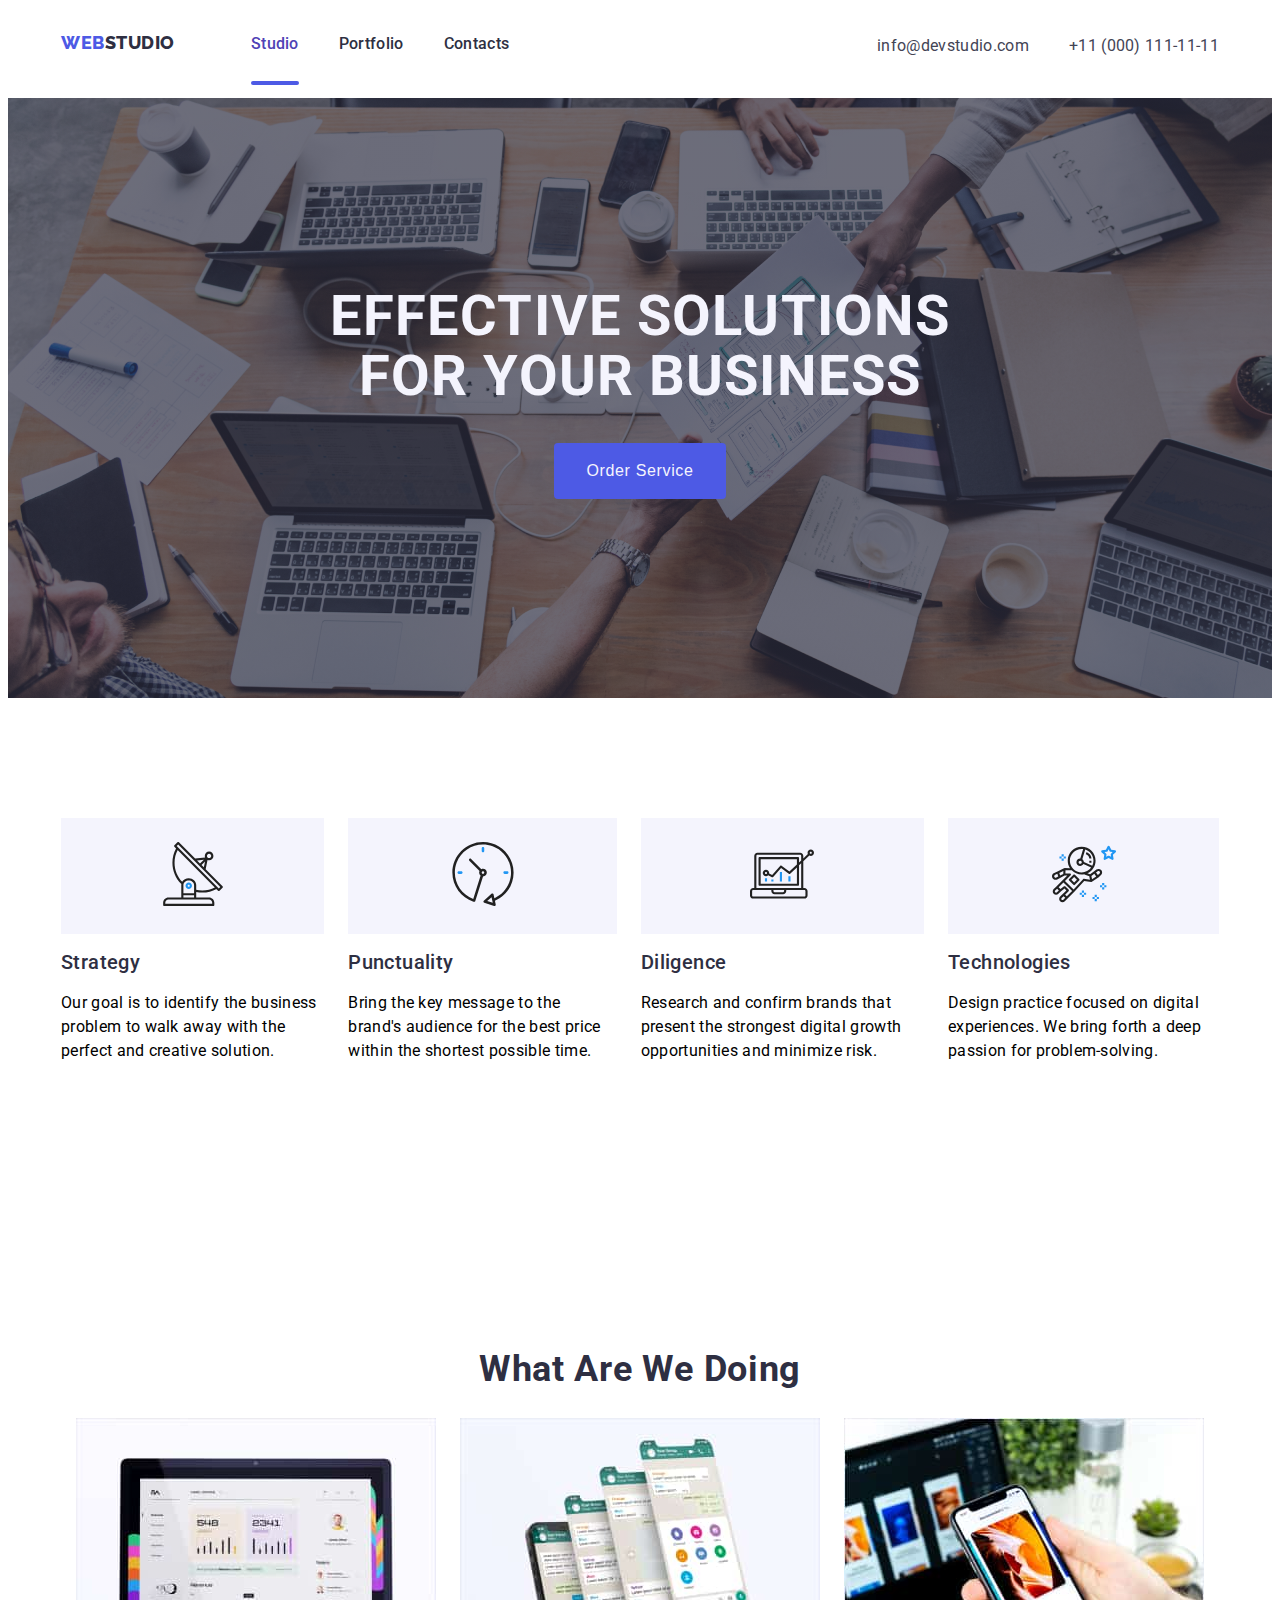
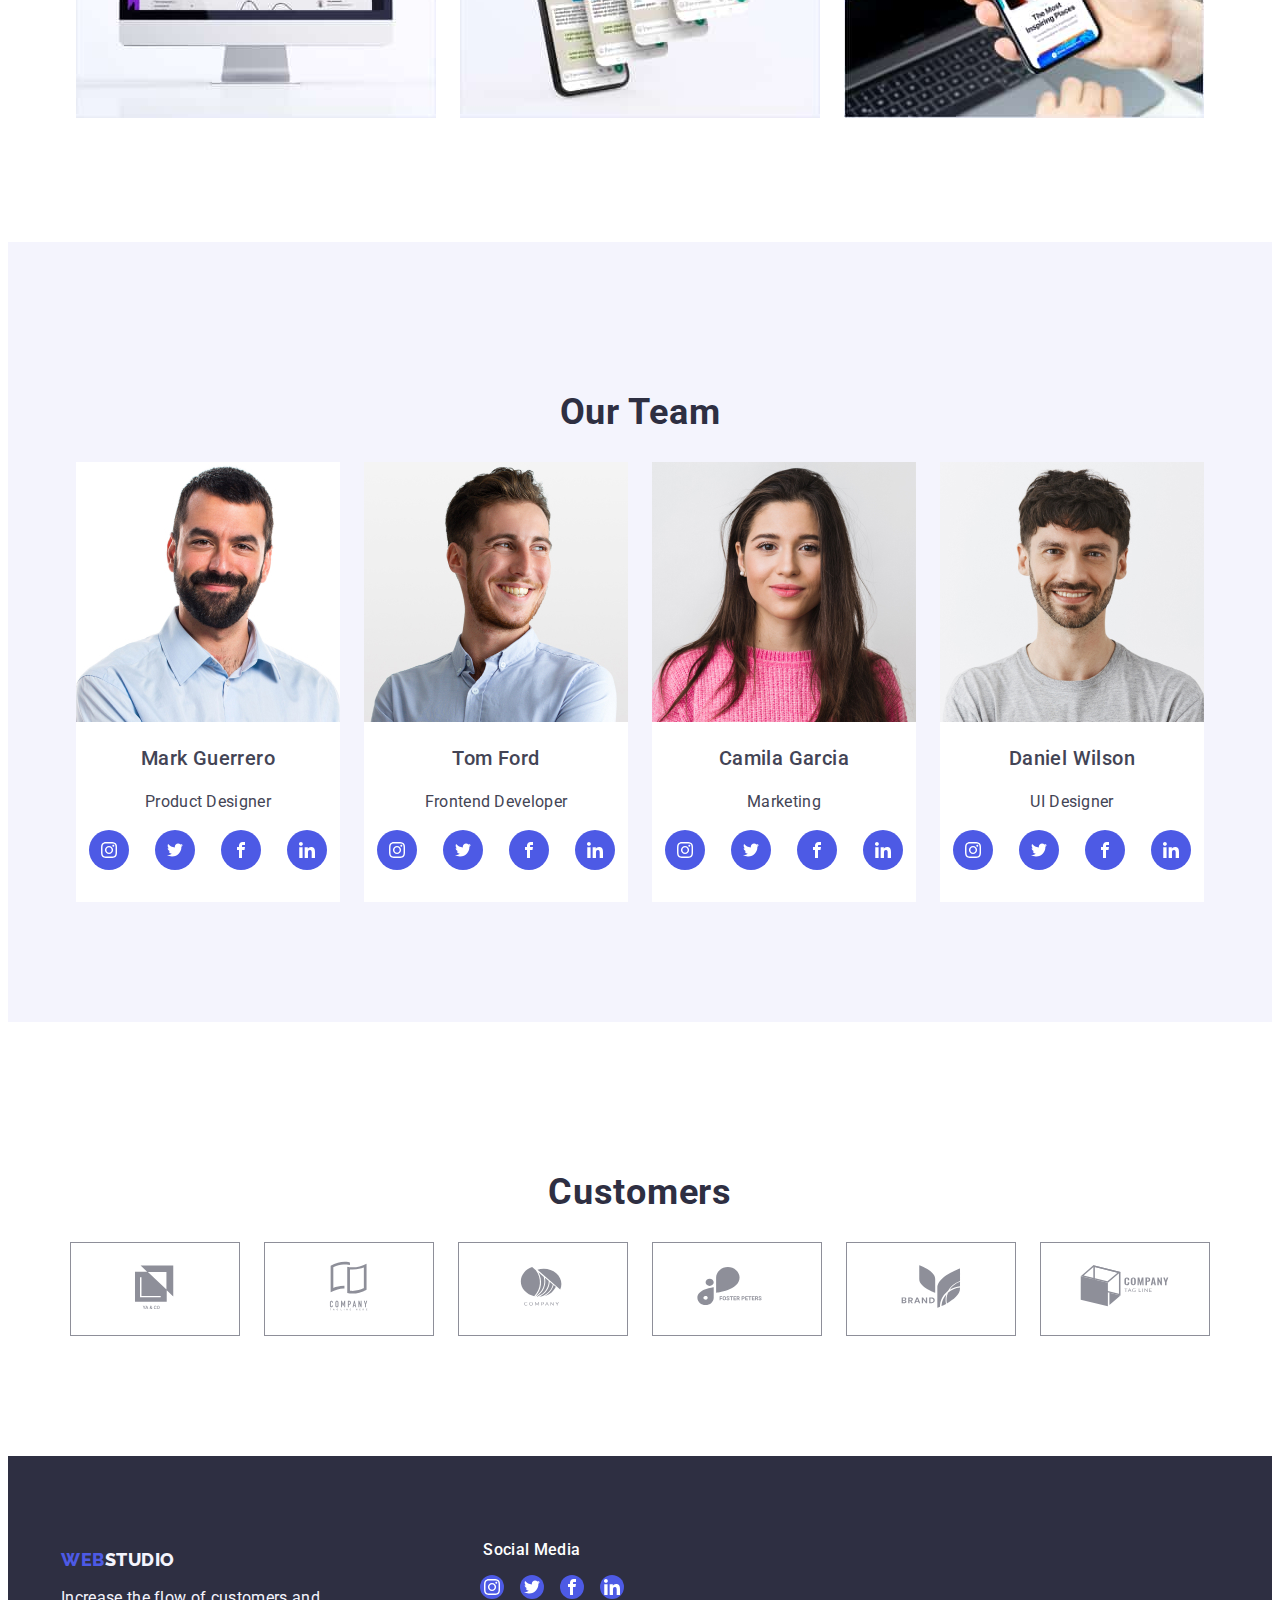
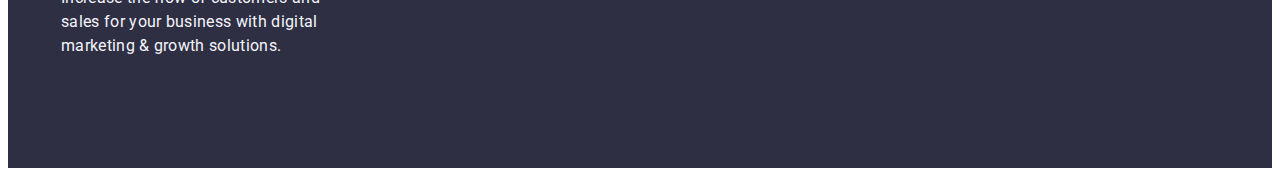
<file: index.html>
<!DOCTYPE html>
<html lang="en">
<head>
    <meta charset="UTF-8">
    <meta name="viewport" content="width=device-width, initial-scale=1.0">
    <title>Studio</title>
    <link <link rel="preconnect" href="https://fonts.googleapis.com" />
    <link rel="preconnect" href="https://fonts.gstatic.com" crossorigin />
    <link href="https://fonts.googleapis.com/css2?family=Raleway:wght@800&family=Roboto:wght@400;500;700;900&display=swap" rel="stylesheet" />
    <link rel="stylesheet" href="./css/styles.css" />
    
</head>
<body>
    <header class="container d-flex header">
        <div class="d-flex">           
            
            <a href="webstudio"class="web"><span>WEB</span><span class="studio-nav"</span>STUDIO</a>
            
                <nav>
            
                <ul class="social-link list">
                    <li><a href="index.html" class="social-link nav-link active">Studio</a></li>
                    <li><a href="portfolio.html" class="social-link nav-link">Portfolio</a></li>
                    <li><a href="#"class="social-link nav-link">Contacts</a></li>
                </ul>
            </nav>
        </div>    
        <section class="contacts-info list">
            <ul class="list">
                <li><a href="mailto:info@devstudio.com" class="contacts-info">info@devstudio.com</a></li>
                <li><a href="tel:+110001111111" class="contacts-info">+11 (000) 111-11-11</a></li>
            </ul>
        </section>
        
        </header>

        <section class="title-banner">
            <h1 class="title">Effective Solutions <br />
                for Your Business</h1>
            <button type="button" class="title button" data-modal-open>Order Service</button>
            <div class="backdrop is-hidden" data-modal>
                <div class="modal">
                    <button class="modal-close-btn" data-modal-close>&times;</button>

                </div>
                

            </div>
        </section>      
  
    

    <main>
        <section class="section container">
            <ul class="techniques f-list">
                <li>
                    <div class="about-icon">
                        <svg width="64" height="64">
                            <use href="./images1/icons.svg#antenna-1"></use>
                        </svg>
                    </div>
                    <h2>Strategy</h2>
                <p>
                Our goal is to identify the business problem to walk away with the perfect and creative solution.
                </p></li>
                <li>
                 <div class="about-icon">
                        <svg width="64" height="64">
                            <use href="./images1/icons.svg#clock-1"></use>
                        </svg>
                    </div>                
                    <h2>Punctuality</h2>
                <p>
                Bring the key message to the brand's audience for the best price within the shortest possible time.
                </p></li>
                <li>
                    <div class="about-icon">
                        <svg width="64" height="64">
                            <use href="./images1/icons.svg#diagram-1"></use>
                        </svg>
                    </div>
                    
                    <h2>Diligence</h2>
                <p>
                Research and confirm brands that present the strongest digital growth opportunities and minimize risk.
                </p></li>
                <li>
                    <div class="about-icon">
                        <svg width="64" height="64">
                            <use href="./images1/icons.svg#astronaut-1"></use>
                        </svg>
                    </div>
                    <h2>Technologies</h2>
                <p>
                Design practice focused on digital experiences. We bring forth a deep passion for problem-solving.
                </p></li>
            
            </ul>
    </section>

        <section class="what-we-do section container">        
        <h2>What are we doing</h2>
       
            <ul class="f-list">
                <li> <img src="images1/rectangle-71-(3).jpg" alt="rectangle-71-(3)" width="360" /></li>
                <li> <img src="images1/mobile.jpg" alt="mobile" width="360"/></li>
                <li> <img src="images1/mobile-with-hand.jpg" alt="mobile-with-hand" width="360" /></li>

            </ul>         


        </section>
        <div class="bg-cloud">
        <section class="team section container">
            
            <h2>Our Team</h2>                     
   
                <ul class="team-members f-list">
                <li> 
                    <div class="team-caption">
                    <img src="images2/images-1.jpg" alt="mark-guerrero" width="264" />
                <h3>Mark Guerrero</h3>
                <p>Product Designer</p>
                <div class="team-socials">
                    <a class="team-socials-icon">

                        <svg width="16" height="16">
                        <use href="./images1/icons.svg#instagram-2"></use>
                        </svg>
                    </a>
                    <a class="team-socials-icon">
                    
                        <svg width="16" height="16">
                            <use href="./images1/icons.svg#twitter-1"></use>
                        </svg>
                    </a>
                    <a class="team-socials-icon">
                    
                        <svg width="16" height="16">
                            <use href="./images1/icons.svg#facebook"></use>
                        </svg>
                    </a>
                    <a class="team-socials-icon">
                    
                        <svg width="16" height="16">
                            <use href="./images1/icons.svg#linkedin-1"></use>
                        </svg>
                    </a>
                </div>
                
            </li>

                <li> 
                    <div class="team-caption">
                    
                    <img src="images2/images-2.jpg" alt="tom-ford" width="264" />
                <h3>Tom Ford</h3>
                <p>Frontend Developer</p>
                    <div class="team-socials">
                        <a class="team-socials-icon">
                    
                            <svg width="16" height="16">
                                <use href="./images1/icons.svg#instagram-2"></use>
                            </svg>
                        </a>
                        <a class="team-socials-icon">
                    
                            <svg width="16" height="16">
                                <use href="./images1/icons.svg#twitter-1"></use>
                            </svg>
                        </a>
                        <a class="team-socials-icon">
                    
                            <svg width="16" height="16">
                                <use href="./images1/icons.svg#facebook"></use>
                            </svg>
                        </a>
                        <a class="team-socials-icon">
                    
                            <svg width="16" height="16">
                                <use href="./images1/icons.svg#linkedin-1"></use>
                            </svg>
                        </a>
                    </div>
            </li>

                <li>
                    <div class="team-caption">
                    <img src="images2/images-3.jpg" alt="camila-garcia" width="264" />
                <h3>Camila Garcia</h3>
                <p>Marketing</p>
                <div class="team-socials">
                    <a class="team-socials-icon">
                
                        <svg width="16" height="16">
                            <use href="./images1/icons.svg#instagram-2"></use>
                        </svg>
                    </a>
                    <a class="team-socials-icon">
                
                        <svg width="16" height="16">
                            <use href="./images1/icons.svg#twitter-1"></use>
                        </svg>
                    </a>
                    <a class="team-socials-icon">
                
                        <svg width="16" height="16">
                            <use href="./images1/icons.svg#facebook"></use>
                        </svg>
                    </a>
                    <a class="team-socials-icon">
                
                        <svg width="16" height="16">
                            <use href="./images1/icons.svg#linkedin-1"></use>
                        </svg>
                    </a>
                </div>
            </li>
                <li>
                    <div class="team-caption">                
                    <img src="images2/images-4.jpg" alt="daniel-wilson" width="264" />
                <h3>Daniel Wilson</h3>
                <p>UI Designer</p>
            <div class="team-socials">
                <a class="team-socials-icon">
            
                    <svg width="16" height="16">
                        <use href="./images1/icons.svg#instagram-2"></use>
                    </svg>
                </a>
                <a class="team-socials-icon">
            
                    <svg width="16" height="16">
                        <use href="./images1/icons.svg#twitter-1"></use>
                    </svg>
                </a>
                <a class="team-socials-icon">
            
                    <svg width="16" height="16">
                        <use href="./images1/icons.svg#facebook"></use>
                    </svg>
                </a>
                <a class="team-socials-icon">
            
                    <svg width="16" height="16">
                        <use href="./images1/icons.svg#linkedin-1"></use>
                    </svg>
                </a>
            </div>
                   
            </li>

        </ul>   
                        
         </section>   
        </div>

        
        <section class="customers section container">
            <h2>Customers</h2>
            <ul class="f-list">
                <li class="customer-icon">
                    <a href="#">
                        <svg width="104" height="56">
                            <use href="./images1/icons.svg#Logo-6">
                                 
                            </use>
                        </svg>
                    </a>
                </li>

                <li class="customer-icon">
                    <a href="#">
                        <svg width="104" height="56">
                            <use href="./images1/icons.svg#Logo-4">
                
                            </use>
                        </svg>
                    </a>
                </li>
                <li class="customer-icon">
                    <a href="#">
                        <svg width="104" height="56">
                            <use href="./images1/icons.svg#Logo-5">
                
                            </use>
                        </svg>
                    </a>
                </li>
                <li class="customer-icon">
                    <a href="#">
                        <svg width="104" height="56">
                            <use href="./images1/icons.svg#Logo-2">
                
                            </use>
                        </svg>
                    </a>
                </li>
                <li class="customer-icon">
                    <a href="#">
                        <svg width="104" height="56">
                            <use href="./images1/icons.svg#Logo">
                
                            </use>
                        </svg>
                    </a>
                </li>
                <li class="customer-icon">
                    <a href="#">
                        <svg width="104" height="56">
                            <use href="./images1/icons.svg#Logo-1">
                
                            </use>
                        </svg>
                    </a>
                </li>
            </ul>


        </section>
    </main>
    <section class="bg-dark">
    <footer class="footer container">
     
        <div class="footer-container">
            <div class="section container">
                <a href="webstudio"class="web"><span>WEB</span><span class="studio-footer">STUDIO</span></a>
                <p class="text">
                Increase the flow of customers and <br />
                sales for your business with digital <br />
                marketing & growth solutions.
                </p>
            </div>

                <div class="footer-socials-icon">
                <h2 class="social-media">Social Media</h2>
                    <ul class="social-list">
                        
                        <li><a class="socials-icon">
                            <svg width="16" height="16">
                                <use href="./images1/icons.svg#instagram-2"></use>
                            </svg>
                            </a>
                        </li>
                        <li><a class="socials-icon">
        
                            <svg width="16" height="16">
                                <use href="./images1/icons.svg#twitter-1"></use>
                            </svg>
                            </a>
                        </li>
                    <li><a class="socials-icon">
        
                            <svg width="16" height="16">
                                <use href="./images1/icons.svg#facebook"></use>
                            </svg>
                        </a>
                    </li>
                    <li><a class="socials-icon">
                            <svg width="16" height="16">
                                <use href="./images1/icons.svg#linkedin-1"></use>
                            </svg>
                        </a>
                    </li>
                </ul>
            </div>
        </div>
  
    
    </footer>
</section>

<script src="./js/modal.js" type="text/javascript"></script>
    
</body>
</html>
</file>
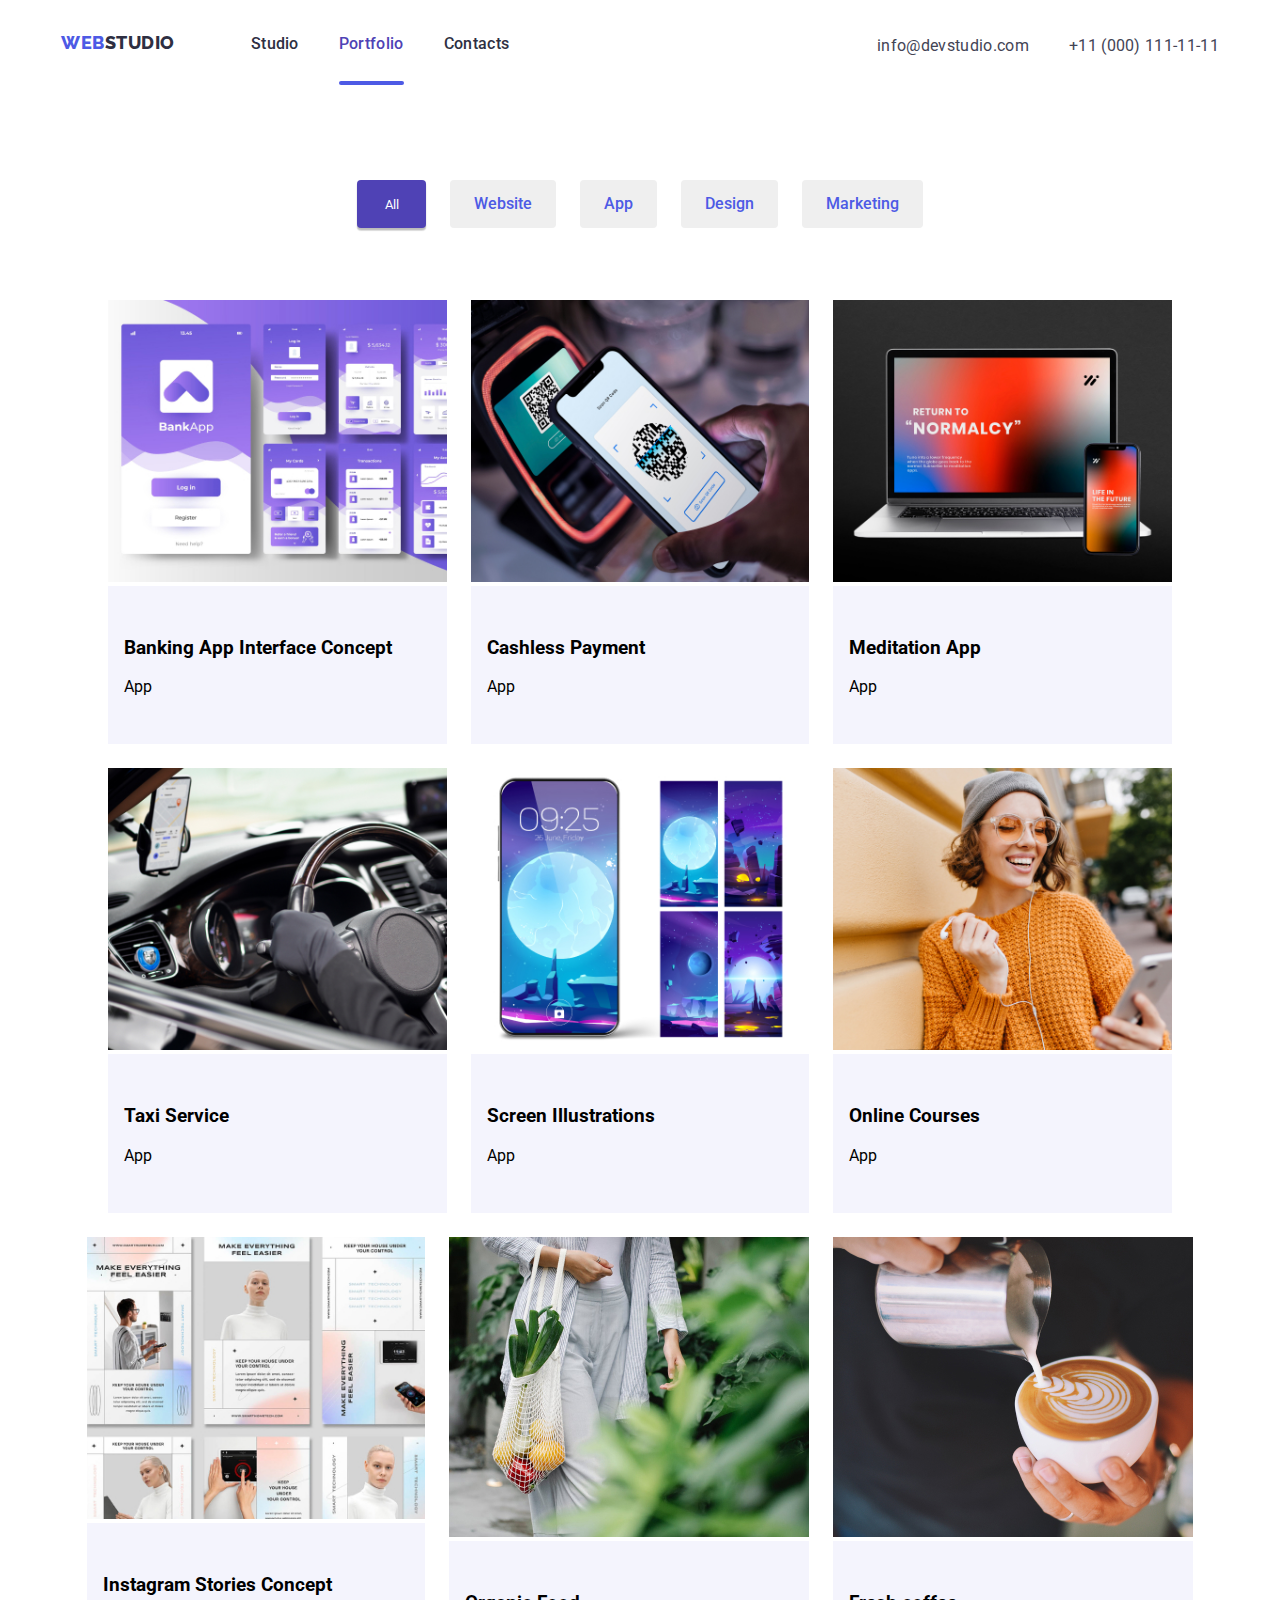
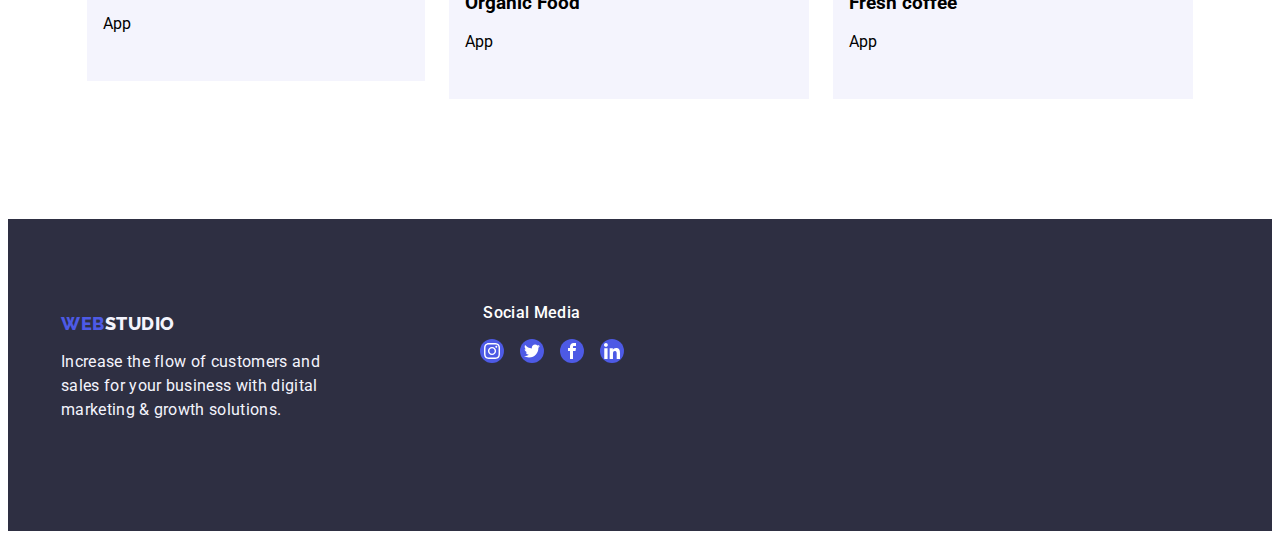
<file: portfolio.html>
<!DOCTYPE html>
<html lang="en">

<head>
    <meta charset="UTF-8">
    <meta name="viewport" content="width=device-width, initial-scale=1.0">
    <title>Portfolio</title>
    <link <link rel="preconnect" href="https://fonts.googleapis.com" />
    <link rel="preconnect" href="https://fonts.gstatic.com" crossorigin />
    <link
        href="https://fonts.googleapis.com/css2?family=Raleway:wght@800&family=Roboto:wght@400;500;700;900&display=swap"
        rel="stylesheet" />
    <link rel="stylesheet" href="./css/styles.css" />

</head>

<body>
    <header class="container d-flex header">
        <div class="d-flex">

            <a href="webstudio" class="web"><span>WEB</span><span class="studio-nav" </span>STUDIO</a>

            <nav>

                <ul class="social-link list"> 
                    <li><a href="index.html" class="social-link nav-link">Studio</a></li>
                    <li><a href="portfolio.html" class="social-link nav-link active">Portfolio</a></li>
                    <li><a href="#" class="social-link nav-link">Contacts</a></li>
                </ul>
            </nav>
        </div>
        <section class="contacts-info list">
            <ul class="list">
                <li><a href="mailto:info@devstudio.com" class="contacts-info">info@devstudio.com</a></li>
                <li><a href="tel:+110001111111" class="contacts-info">+11 (000) 111-11-11</a></li>
            </ul>
        </section>

    </header>
    <main>
        <section class="projects section container">
            <div class="button-link txt">
                <button class="first-button">All</button>
                <button class="button-row">Website</button>
                <button class="button-row">App</button>
                <button class="button-row">Design</button>
                <button class="button-row">Marketing</button>
            </div>


            <div class="container">
                <ul class="project-f-list">
                    <li class="pro-list">
                        <div class="project-image">
                        <img class="app" src="./images2/bankapp.jpg" alt="bankapp"/>
                            <div class="project-image-caption">
                                <p class="project-image-caption-text">
                                   Lorem ipsum dolor sit amet consectetur adipisicing elit. Sequi qui perspiciatis fugiat quos praesentium corporis iste, odio velit, earum tempora explicabo, soluta nisi iusto maiores animi deleniti totam quo minima? 
                                </p>
                            </div>
                        </div>
                        
                        
                        
                        <div class="project-caption">
                            <h3>Banking App Interface Concept</h3>
                            <p>App</p>
                        </div>

                    </li>

                    <li class="pro-list">
                        <img class="app" src="./images2/cashless.jpg" alt="cashless"/> 
                        <div class="project-caption">
                        <h3>Cashless Payment</h3>
                        <p>App</p>
                        </div>
                    
                    </li>

                    <li class="pro-list">
                        <img class="app" src="./images2/laptop.jpg" alt="laptop"/>
                        <div class="project-caption">
                        <h3>Meditation App</h3>
                        <p>App</p>
                        </div>
                    
                    </li>

                    <li class="pro-list">
                        <img class="app" src="./images2/car.jpg" alt="car"/>
                        <div class="project-caption">
                        <h3>Taxi Service</h3>
                        <p>App</p>
                        </div>
                    
                    </li>

                    <li class="pro-list">
                        <img class="app" src="./images2/mobilescreen.jpg" alt="mobilescreen" />
                        <div class="project-caption">
                            <h3>Screen Illustrations</h3>
                            <p>App</p>
                        </div>
                    
                    </li>

                    <li class="pro-list">
                        <img class="app" src="./images2/girl.jpg" alt="girl" />
                        <div class="project-caption">
                            <h3>Online Courses</h3>
                            <p>App</p>
                        </div>
                    
                    </li>

                    <li class="pro-list">
                        <img class="app" src="./images2/insta.jpg" alt="instagram" />
                        <div class="project-caption">
                            <h3>Instagram Stories Concept</h3>
                            <p>App</p>
                        </div>
                    
                    </li>

                    <li>
                        <img class="app" src="./images2/food.jpg" alt="food" />
                        <div class="project-caption">
                            <h3>Organic Food</h3>
                            <p>App</p>
                        </div>
                    
                    </li>

                    <li>
                        <img class="app" src="./images2/coffee.jpg" alt="coffee" />
                        <div class="project-caption">
                            <h3>Fresh coffee</h3>
                            <p>App</p>
                        </div>
                    
                    </li>




                </ul>

            </div>

        </section>
    </main>

    <section class="bg-dark">
        <footer class="footer container">
    
            <div class="footer-container">
                <div class="section container">
                    <a href="webstudio" class="web"><span>WEB</span><span class="studio-footer">STUDIO</span></a>
                    <p class="text">
                        Increase the flow of customers and <br />
                        sales for your business with digital <br />
                        marketing & growth solutions.
                    </p>
                </div>
    
                <div class="footer-socials-icon">
                    <h2 class="social-media">Social Media</h2>
                    <ul class="social-list">
    
                        <li><a class="socials-icon">
                                <svg width="16" height="16">
                                    <use href="./images1/icons.svg#instagram-2"></use>
                                </svg>
                            </a>
                        </li>
                        <li><a class="socials-icon">
    
                                <svg width="16" height="16">
                                    <use href="./images1/icons.svg#twitter-1"></use>
                                </svg>
                            </a>
                        </li>
                        <li><a class="socials-icon">
    
                                <svg width="16" height="16">
                                    <use href="./images1/icons.svg#facebook"></use>
                                </svg>
                            </a>
                        </li>
                        <li><a class="socials-icon">
                                <svg width="16" height="16">
                                    <use href="./images1/icons.svg#linkedin-1"></use>
                                </svg>
                            </a>
                        </li>
                    </ul>
                </div>
            </div>
    
    
        </footer>
    </section>
    
    </body>
    
    </html>
</file>
<file: css/styles.css>
:root {
    --IRIS: #4D5AE5;
    --NAVY-BLUE: #2e2f42;
    --SLATE: #434455;
    --CLOUD: #f4f4fd;
    --ocean:#4f42b5;
    --light slate: #8e8f99;
}
ul {      
    list-style-type: none;
    padding: 0;
    margin: 0;
  
}
section.contact {
    text-decoration: none;

}

body {
    font-family: "Roboto", sans-serif;
}

section.title {
    background: var(--NAVY-BLUE);
 
}

h1 {
    font-size: 56px;
    text-align: center;
    font-family: Roboto;
    font-weight: 700;
    line-height: 60px;
    letter-spacing: 1.12px;
    text-transform: uppercase; 
    padding-top: 188px;
    
}
   
.container {
    max-width: 1158px;
    padding: 0 15px;
    margin: 0 auto;
}

.d-flex {
    display: flex;
        
}

.header {
    align-items: center;
    justify-content:space-between;
    padding-top: 24px;
    margin: 0 auto;
        
}

nav .list {
    gap: 40px;
}

header .web {
    padding-right: 76px;
   
    
}

.title-banner {
    background: linear-gradient(rgba(46, 47, 66, 0.7), rgba(46, 47, 66, 0.7)),
        url('../images1/people-office-1.jpg');
    height: 600px;
    text-align: center;
    background-size: cover;
}

.title {
    position: relative;
    color: var(--CLOUD);
}
   

.button {
    font-size: 16px;
    border-style: none;
    line-height: 24px;
    font-weight: 500;
    color: var(--CLOUD);
    letter-spacing: 0.64px;
    background-color: var(--IRIS);
    border-radius: 4px;
    padding: 16px 32px;
    cursor: pointer;
    
}

.button:hover {
    background-color: var(--ocean);
    
}

.title button:hover {
    cursor: pointer;
    background-color: var(--ocean);
    
}
.backdrop {
    background-color: rgba(46, 47, 66, 0.40);
    position: fixed;
    top: 0;
    left: 0;
    width: 100%;
    height: 100%;
    display: flex;
    justify-content: center;
    align-items: center;
    transition: opacity 250ms cubic-bezier(0.4, 0, 0.2, 1);
 
}
.modal {
    background-color: white;
    width: 408px;
    height: 584px;
    border-radius: 4px;
    padding: 24px;
    
}
.is-hidden {
    opacity: 0;
    pointer-events: none;
}

.modal-close-btn {
    border-radius: 100%;
    border: 1px solid rgba(0, 0, 0, 0.1);
    background-color: white;
    width: 30px;
    height: 30px;
    color: var(--ocean);
    margin-left: auto;
    display: block;
    transition: fill 250ms cubic-bezier(0.4, 0, 0.2, 1); border 250ms cubic-bezier(0.4, 0, 0.2, 1);
    cursor: pointer;
    dsiplay: flex;
    align-items: center;
    justify-content: center;
    
}
.modal-close-btn:hover {
    fill: currentColor;
    border: 1px solid currentColor;
}

.web {
    color: #4d5ae5;
    text-decoration: none;
    font-family: Raleway;
    font-size: 18px;
    font-weight: 800;
    line-height: 21px;
    letter-spacing: 0.54px;
    text-transform: uppercase;   
}

.studio-nav {
    color: var(--NAVY-BLUE);
           
   
}
.social-link { 
    text-decoration: none;
    list-style-type: none;
    font-size: 16px;
    line-height: 24px;
    color: #2E2F42;
    letter-spacing: 0.32px;
    font-weight: 500;
    display: flex;
    
}    

.nav-link:hover,
.nav-link:focus {
    color: var(--ocean);
}
.nav-link {
    display: inline-block;
}

.active {
    color: var(--ocean);
}

.active::after {
    content:" ";
    display: block;
    height: 4px;
    width: 100%;
    border-bottom: 2px;
    border-radius: 2px;
    background-color: var(--IRIS);
    position: relative;
    top: 25px;
    
    
    
  

}


.contacts-info {
    text-decoration: none;
    list-style-type: none;
    font-size: 16px;
    line-height: 24px;
    color: var(--SLATE);
    letter-spacing: 0.32px;
    font-weight: 400;
          
}

.list {
    display: flex;
    gap: 40px;
    
    
}

.f-list {
    display: flex;
    gap: 24px;
    justify-content: center;
   
}

.section {
    padding: 120px 0px;
   
}

.about-icon {
    padding: 24px 0;
    text-align: center;
    background-color: var(--CLOUD); 
}

.techniques h2 {
    color: var(--NAVY-BLUE);
    font-size: 20px;
    font-weight: 500;
    line-height: 24px;
    letter-spacing: 0.4px;
   

}

.techniques p {
    font-size: 16px;
    font-weight: 400px;
    line-height: 24px;
    letter-spacing: 0.32px;
  

}
/* WHAT WE DO SECTION */
.what-we-do h2 {
    font-size: 36px;
    font-weight: 700;
    line-height: 40px;
    letter-spacing: 0.72px;
    text-transform: capitalize;
    text-align: center;
    color: var(--NAVY-BLUE);

}
/* OUR TEAM SECTION*/

.bg-cloud {
    background: var(--CLOUD);
}

.team-socials {
    display: flex;
    justify-content: space-around;
    padding-bottom: 32px;

}
.team-socials-icon {
    background-color: var(--IRIS);
    border-radius: 50%;
    height: 40px;
    width: 40px;
    display: flex;
    align-items: center;
    justify-content: center;
 
}

.team-socials-icon svg {
    fill: white;
    
}

.team-caption {
    background-color: #ffffff;
}
 


.team h2 {
    color: var(--NAVY-BLUE);
    text-align: center;
    font-size: 36px;
    font-weight: 700;
    line-height: 40px;
    letter-spacing: 0.72px;
    text-transform: capitalize;  

}


.team-members h3 {
    color: var(--SLATE);
    font-size: 20px;
    font-weight: 500;
    line-height: 24px;
    letter-spacing: 0.4px; 
    text-align: center;

}

.team-members p {
    color: var(--SLATE);
    font-size: 16px;
    font-weight: 400;
    line-height: 24px;
    letter-spacing: 0.32px;
    text-align: center;

}
/*END OF OUR TEAM SECITON*/

/* CUSTOMER SECTION */
.customers h2 {
    color: var(--NAVY-BLUE);
    text-align: center;
    font-size: 36px;
    font-weight: 700;
    line-height: 40px;
    letter-spacing: 0.72px;

}
.customer-icon {
    border: 1px solid #8e8f99;
    padding: 16px 32px;

}

.customer-icon:hover,
.customer-icon:focus {
    border-color: var(--IRIS);

}    

.customer-icon:hover svg,
.customer-icon:focus svg {
    fill: var(--IRIS);
}
.customer-icon svg {
    fill: #8e8f99;
}

/*END OF CUSTOMER SECTION*/


/* PORTFOLIO STYLING*/


.button-link {
    display: flex;
    gap: 24px;
    justify-content: center;
    padding-bottom: 72px;
    border-radius: 4px;
    border-style: none;
    
    


}
.first-button {
    color: #ffffff;
    font-family: Roboto;
    background: var(--ocean);
    box-shadow: 0px 2px 2px 0px rgba(0, 0, 0, 0.12),
            0px 2px 1px 0px rgba(0, 0, 0, 0.08),
            0px 3px 1px 0px rgba(0, 0, 0, 0.10);
    border-style: none;
    border-radius: 4px;
    width: 69px;
    height: 48px; 
    
    
  
}

.buton-link txt {
    font-family: Roboto;
    font-size: 16px;
    font-weight: 500;
    line-height: 24px;
    letter-spacing: 0.64px;
    padding: 12px 24px;
    background: var(--CLOUD);
    


        

}

.button-row {
    color: var(--IRIS);
    text-align: center;
    font-family: Roboto;
    font-size: 16px;
    font-weight: 500;
    line-height: 24px;
    letter-spacing: 0.64px
    border: 1px solid #E7E9FC;
    padding: 12px 24px;
    border-radius: 4px;
    border-style: none;
  


}
.project-f-list {
    width: 100%;
    flex-wrap: wrap;
    display: flex;
    gap: 24px;
    justify-content: center;


}
.pro-list {
    width: 30%;
     
}
.pro-list:hover .project-image-caption {
    opacity: 1;
    transform: translateY(0);
}

.app {
    width: 100%;
   
    

}
.project-caption {
    padding-bottom: 32px;
    background: var(--CLOUD);
    align-items: center;
    margin: 0px;
    padding-top: 32px;
    padding-left: 16px;
    margin-top: 0px;
}

.project-image {
    position: relative;
    overflow: hidden;
}

.project-image-caption {
    position: absolute;
    background-color: rgba(77, 90, 229, 0.7);
    color: white;
    width: 100%;
    height: 100%;
    top: 0;
    left: 0;
    opacity: 0;
    transform: translateY(100%);
    transition: transform 0.5s cubic-bezier(0.4, 0, 0.2, 1);
}

.project-image-caption-text {
    padding: 40px 32px;
}







/* FOOTER STYLING*/

footer {
    background-color: var(--NAVY-BLUE);
    display: flex;
    padding: 120px 0;
    padding-left: 156px;
    height: 312px;
  
    
}
.bg-dark {
    background-color: var(--NAVY-BLUE);

}

.footer-container {
    display: flex;
    column-gap: 120px;
    justify-content: center;
    align-items: center;
}

.studio-footer {
    font-size: 18px;
    line-height: 21px;
    font-weight: 800px;
    color: var(--CLOUD);
    letter-spacing: 0.54px;
}
.text {
    font-size: 16px;
    line-height: 24px;
    font-weight: 400;
    color: var(--CLOUD);
    letter-spacing: 0.32px;
}
.social-media {
    color:#ffffff;
    font-family: Roboto;
    font-size: 16px;
    font-weight: 500;
    line-height: 24px;
    letter-spacing: .32px;
    display: flex;
    align-items: center;
    justify-content: center;
       
}

.socials-icon {
    background-color: var(--IRIS);
    border-radius: 50%;
    height: 24px;
    width: 24px;
    display: flex;
    align-items: center;
    justify-content: center;
   
}

.footer-socials-icon {
    display: inline-block;
    justify-content: center;
    align-items: center;
    padding-bottom: 100px;
    
}

.footer-socials-icon svg {
    fill: white;

}

.social-list {
    display: flex;
    justify-content: center;
    flex-wrap: wrap;
    column-gap: 16px;
    padding-left: 40px;
}
.text {
    color: var(--CLOUD);
    font-size: 16px;
    font-weight: 400;
    line-height: 24px;
    letter-spacing: 0.32px;

}

/* END OF FOOTER STYLING*/
</file>
